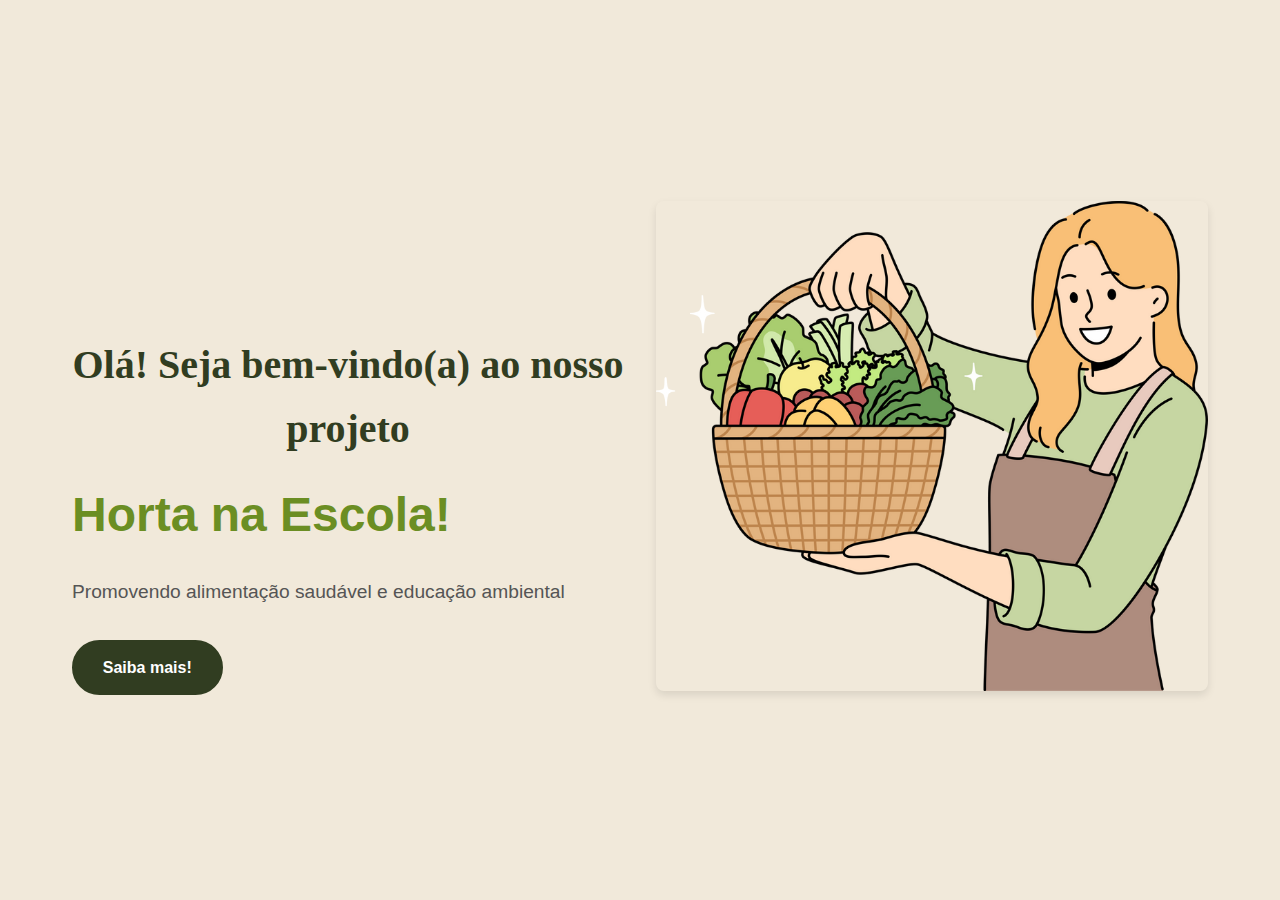
<file: index.html>
<!DOCTYPE html>
<html lang="pt-br">
<head>
    <meta charset="UTF-8">
    <meta name="viewport" content="width=device-width, initial-scale=1.0">
    <meta name="description" content="Projeto Horta na Escola - Promovendo alimentação saudável e educação ambiental">
    <meta name="keywords" content="horta, escola, sustentabilidade, educação ambiental">
    <meta name="author" content="Gabriel da Silva Crispim, João Pedro Lima Muniz, Maria Clara da Silva Jacinto, Rafael D'Angelo Gradilone Pontes e Wenvel Kaique Campos Gomes">
    <link rel="stylesheet" href="style.css">
    <link rel="icon" href="img/favicon.ico" type="image/x-icon">
    <title>Horta na Escola | Página Inicial</title>
</head>
<body>
    <div class="hero-container">
        <div class="hero-content"> 
            <h1>Olá! Seja bem-vindo(a) ao nosso projeto</h1>
            <h2>Horta na Escola!</h2>
            <p>Promovendo alimentação saudável e educação ambiental</p>
            <a href="home.html" class="cta-button">Saiba mais!</a>
        </div>
        <div class="hero-image">
            <img src="img/mulher com cesta.png" alt="Ilustração de mulher colhendo vegetais na horta">
        </div>
    </div>
</body>
</html>
</file>
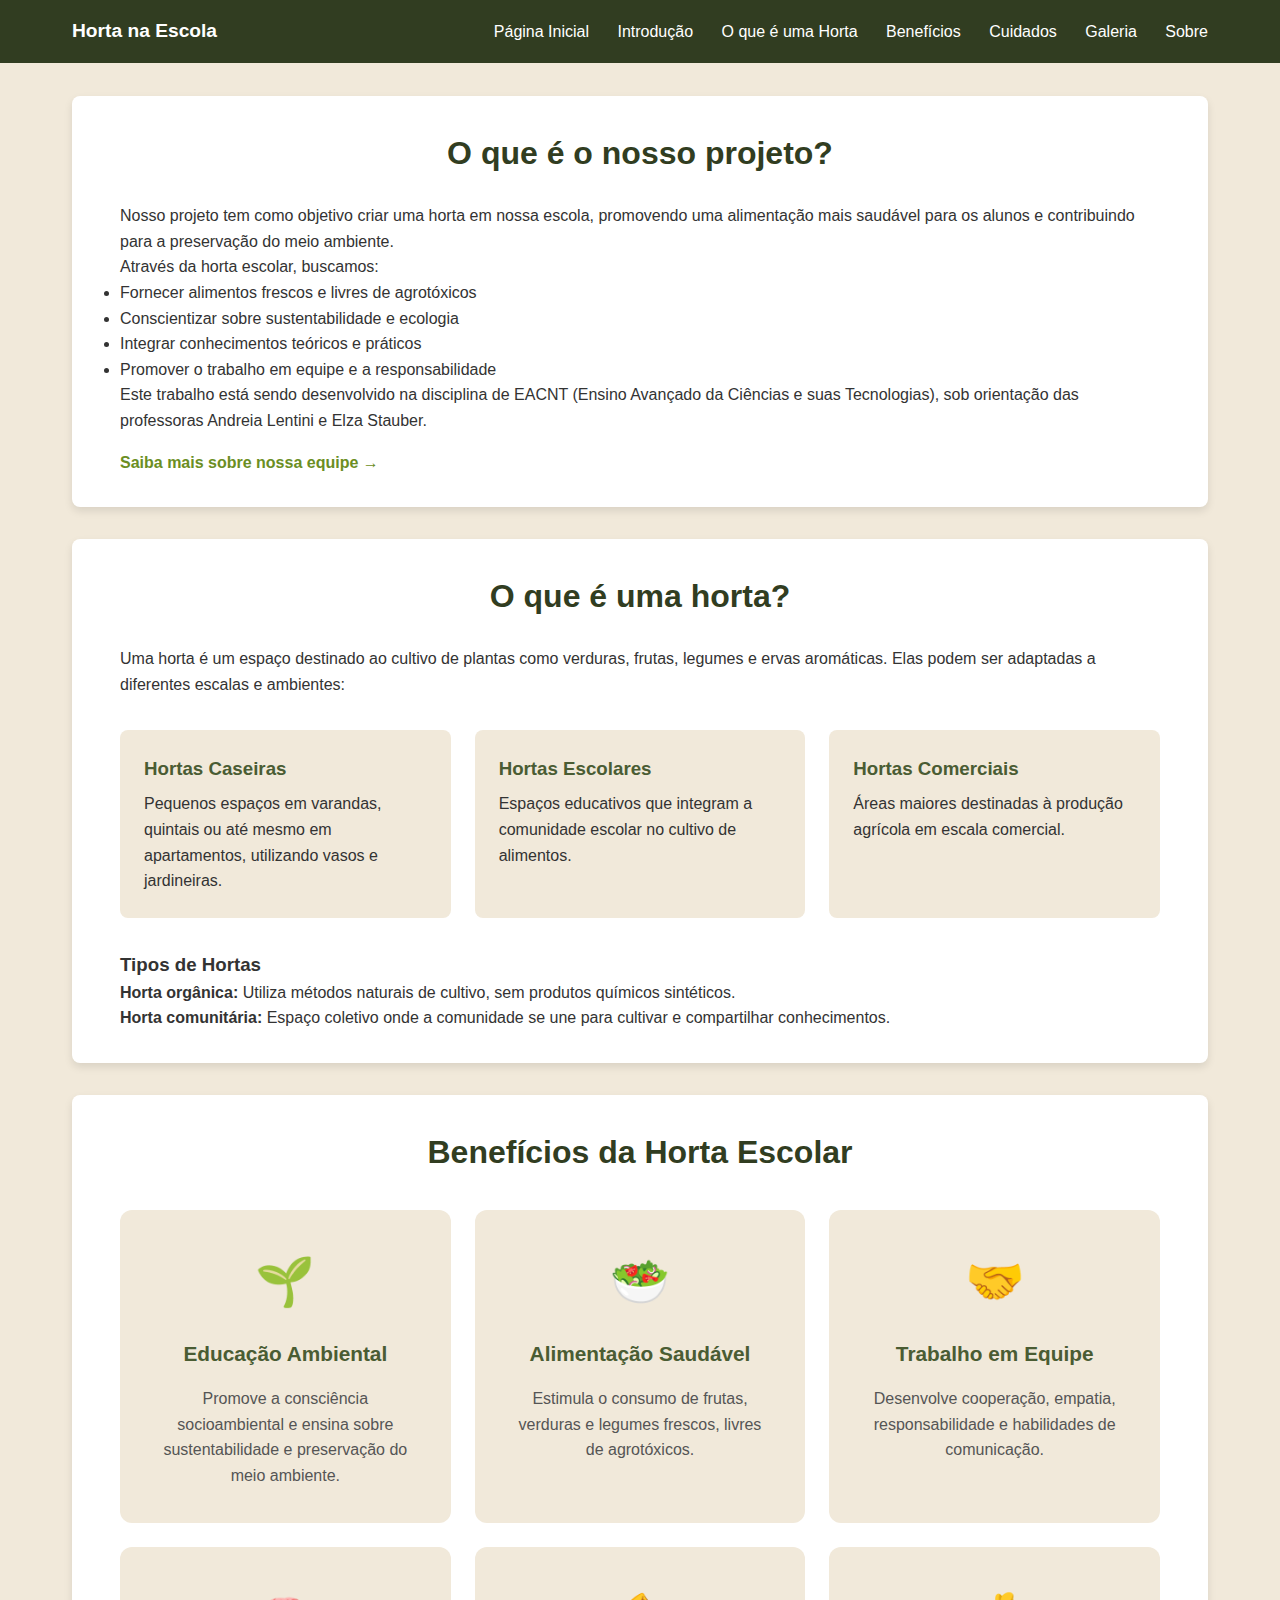
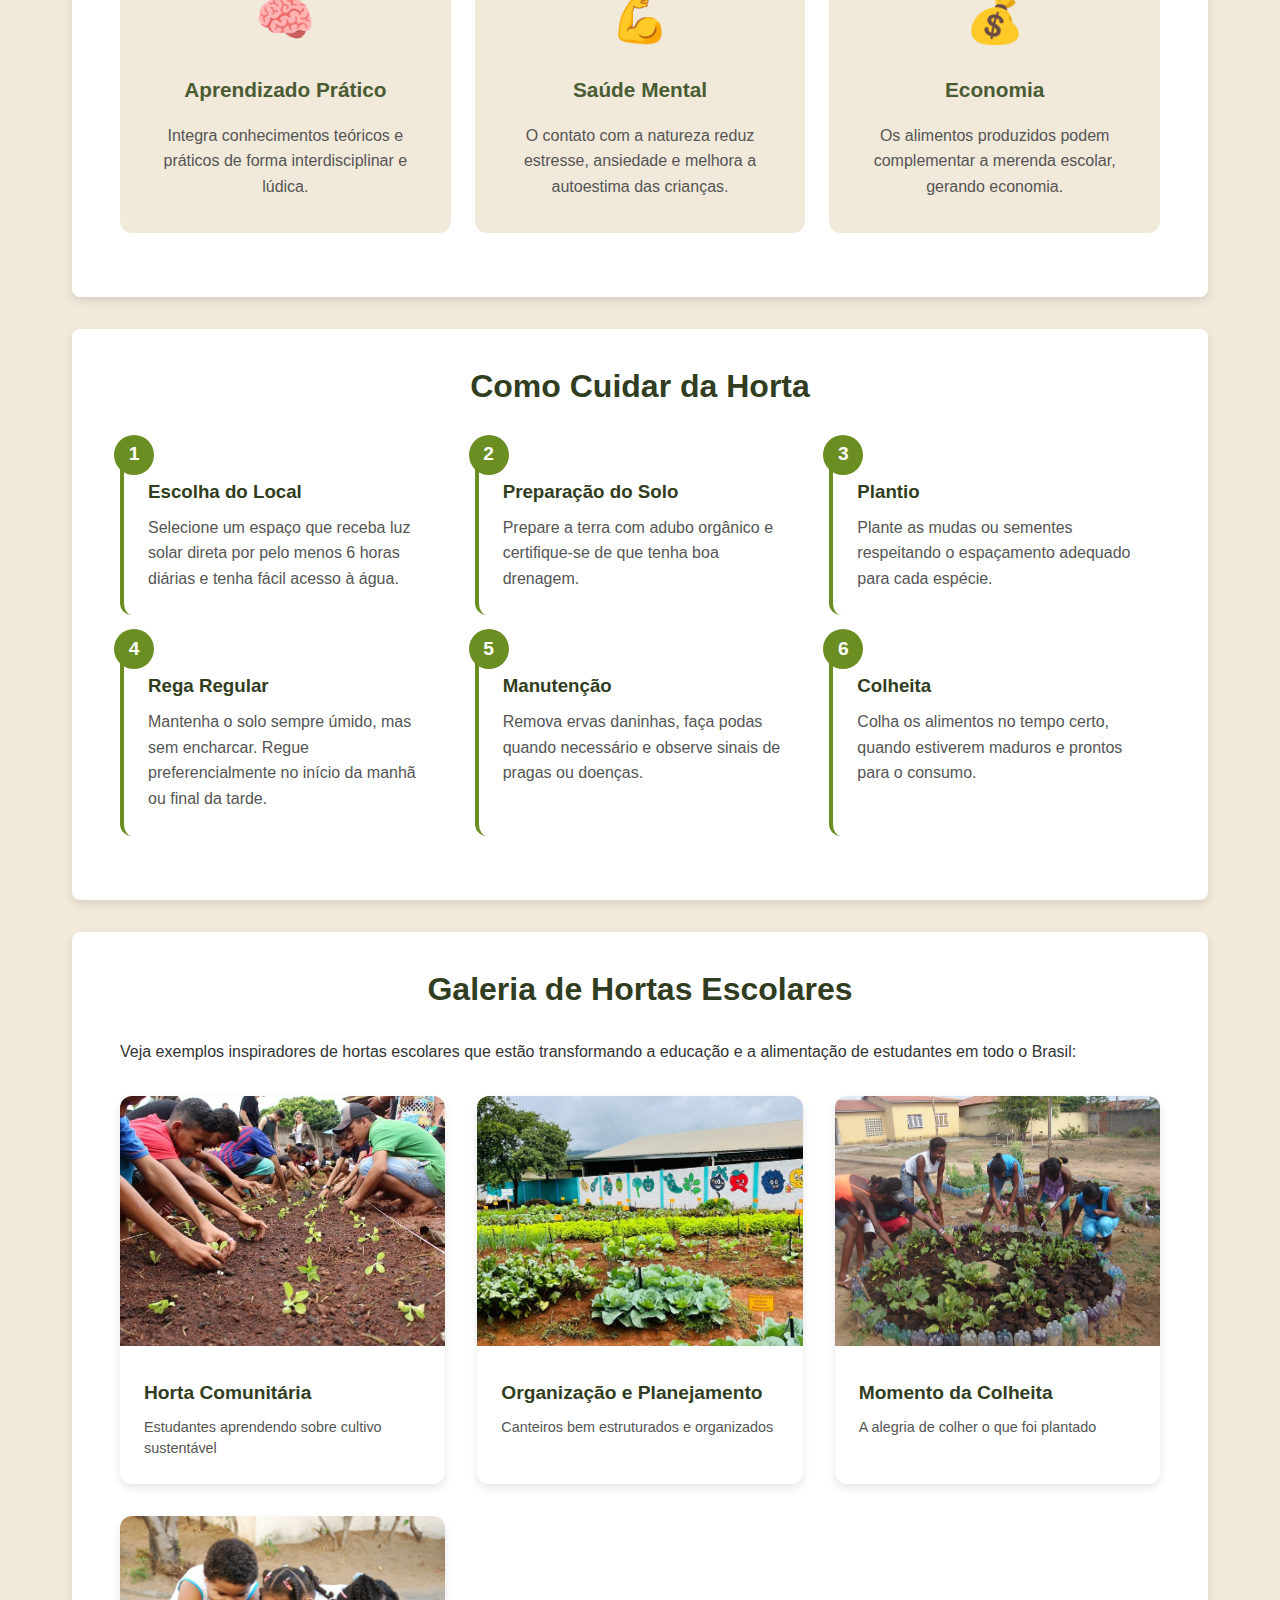
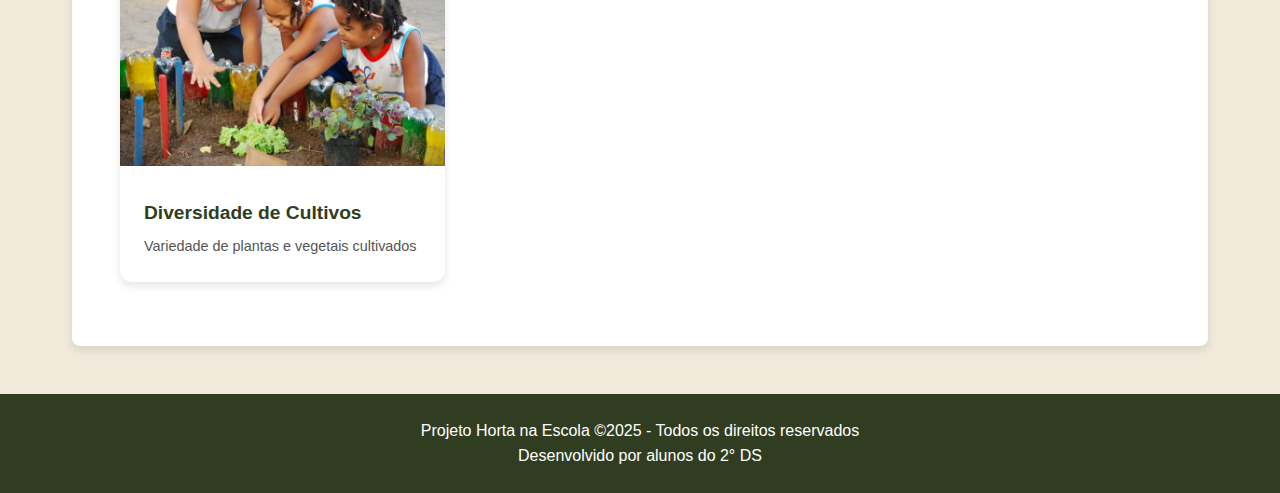
<file: home.html>
<!DOCTYPE html>
<html lang="pt-br">
<head>
    <meta charset="UTF-8">
    <meta name="viewport" content="width=device-width, initial-scale=1.0">
    <meta name="description" content="Conheça nosso projeto Horta na Escola e seus benefícios para alunos e meio ambiente">
    <meta name="author" content="Equipe Horta na Escola">
    <link rel="stylesheet" href="style.css">
    <link rel="icon" href="img/favicon.ico" type="image/x-icon">
    <title>Horta na Escola | Conheça o Projeto</title>
</head>
<body>
    <header class="main-header">
        <nav class="main-nav">
            <a href="index.html" class="nav-logo">Horta na Escola</a>
            <div class="nav-links">
                <a href="index.html">Página Inicial</a>
                <a href="#introducao">Introdução</a>
                <a href="#horta">O que é uma Horta</a>
                <a href="#beneficios">Benefícios</a>
                <a href="#cuidados">Cuidados</a>
                <a href="#galeria">Galeria</a>
                <a href="sobre.html">Sobre</a>
            </div>
        </nav>
    </header>

    <main class="container">
        <section id="introducao" class="content-section">
            <h2>O que é o nosso projeto?</h2>
            <div class="section-content">
                <p>Nosso projeto tem como objetivo criar uma horta em nossa escola, promovendo uma alimentação mais saudável para os alunos e contribuindo para a preservação do meio ambiente.</p>
                <p>Através da horta escolar, buscamos:</p>
                <ul>
                    <li>Fornecer alimentos frescos e livres de agrotóxicos</li>
                    <li>Conscientizar sobre sustentabilidade e ecologia</li>
                    <li>Integrar conhecimentos teóricos e práticos</li>
                    <li>Promover o trabalho em equipe e a responsabilidade</li>
                </ul>
                <p>Este trabalho está sendo desenvolvido na disciplina de EACNT (Ensino Avançado da Ciências e suas Tecnologias), sob orientação das professoras Andreia Lentini e Elza Stauber.</p>
                <a href="sobre.html" class="text-link">Saiba mais sobre nossa equipe →</a>
            </div>
        </section>

        <section id="horta" class="content-section">
            <h2>O que é uma horta?</h2>
            <div class="section-content">
                <p>Uma horta é um espaço destinado ao cultivo de plantas como verduras, frutas, legumes e ervas aromáticas. Elas podem ser adaptadas a diferentes escalas e ambientes:</p>
                
                <div class="features-grid">
                    <div class="feature-card">
                        <h3>Hortas Caseiras</h3>
                        <p>Pequenos espaços em varandas, quintais ou até mesmo em apartamentos, utilizando vasos e jardineiras.</p>
                    </div>
                    <div class="feature-card">
                        <h3>Hortas Escolares</h3>
                        <p>Espaços educativos que integram a comunidade escolar no cultivo de alimentos.</p>
                    </div>
                    <div class="feature-card">
                        <h3>Hortas Comerciais</h3>
                        <p>Áreas maiores destinadas à produção agrícola em escala comercial.</p>
                    </div>
                </div>

                <h3>Tipos de Hortas</h3>
                <p><strong>Horta orgânica:</strong> Utiliza métodos naturais de cultivo, sem produtos químicos sintéticos.</p>
                <p><strong>Horta comunitária:</strong> Espaço coletivo onde a comunidade se une para cultivar e compartilhar conhecimentos.</p>
            </div>
        </section>

        <section id="beneficios" class="content-section">
            <h2>Benefícios da Horta Escolar</h2>
            <div class="section-content">
                <div class="benefits-grid">
                    <div class="benefit-card">
                        <div class="benefit-icon">🌱</div>
                        <h3>Educação Ambiental</h3>
                        <p>Promove a consciência socioambiental e ensina sobre sustentabilidade e preservação do meio ambiente.</p>
                    </div>
                    <div class="benefit-card">
                        <div class="benefit-icon">🥗</div>
                        <h3>Alimentação Saudável</h3>
                        <p>Estimula o consumo de frutas, verduras e legumes frescos, livres de agrotóxicos.</p>
                    </div>
                    <div class="benefit-card">
                        <div class="benefit-icon">🤝</div>
                        <h3>Trabalho em Equipe</h3>
                        <p>Desenvolve cooperação, empatia, responsabilidade e habilidades de comunicação.</p>
                    </div>
                    <div class="benefit-card">
                        <div class="benefit-icon">🧠</div>
                        <h3>Aprendizado Prático</h3>
                        <p>Integra conhecimentos teóricos e práticos de forma interdisciplinar e lúdica.</p>
                    </div>
                    <div class="benefit-card">
                        <div class="benefit-icon">💪</div>
                        <h3>Saúde Mental</h3>
                        <p>O contato com a natureza reduz estresse, ansiedade e melhora a autoestima das crianças.</p>
                    </div>
                    <div class="benefit-card">
                        <div class="benefit-icon">💰</div>
                        <h3>Economia</h3>
                        <p>Os alimentos produzidos podem complementar a merenda escolar, gerando economia.</p>
                    </div>
                </div>
            </div>
        </section>

        <section id="cuidados" class="content-section">
            <h2>Como Cuidar da Horta</h2>
            <div class="section-content">
                <div class="care-steps">
                    <div class="step-card">
                        <div class="step-number">1</div>
                        <h3>Escolha do Local</h3>
                        <p>Selecione um espaço que receba luz solar direta por pelo menos 6 horas diárias e tenha fácil acesso à água.</p>
                    </div>
                    <div class="step-card">
                        <div class="step-number">2</div>
                        <h3>Preparação do Solo</h3>
                        <p>Prepare a terra com adubo orgânico e certifique-se de que tenha boa drenagem.</p>
                    </div>
                    <div class="step-card">
                        <div class="step-number">3</div>
                        <h3>Plantio</h3>
                        <p>Plante as mudas ou sementes respeitando o espaçamento adequado para cada espécie.</p>
                    </div>
                    <div class="step-card">
                        <div class="step-number">4</div>
                        <h3>Rega Regular</h3>
                        <p>Mantenha o solo sempre úmido, mas sem encharcar. Regue preferencialmente no início da manhã ou final da tarde.</p>
                    </div>
                    <div class="step-card">
                        <div class="step-number">5</div>
                        <h3>Manutenção</h3>
                        <p>Remova ervas daninhas, faça podas quando necessário e observe sinais de pragas ou doenças.</p>
                    </div>
                    <div class="step-card">
                        <div class="step-number">6</div>
                        <h3>Colheita</h3>
                        <p>Colha os alimentos no tempo certo, quando estiverem maduros e prontos para o consumo.</p>
                    </div>
                </div>
            </div>
        </section>

        <section id="galeria" class="content-section">
            <h2>Galeria de Hortas Escolares</h2>
            <div class="section-content">
                <p>Veja exemplos inspiradores de hortas escolares que estão transformando a educação e a alimentação de estudantes em todo o Brasil:</p>
                <div class="gallery-grid">
                    <div class="gallery-item">
                        <img src="img/horta-escolar-1.jpg" alt="Crianças trabalhando em horta escolar">
                        <div class="gallery-caption">
                            <h4>Horta Comunitária</h4>
                            <p>Estudantes aprendendo sobre cultivo sustentável</p>
                        </div>
                    </div>
                    <div class="gallery-item">
                        <img src="img/horta-escolar-2.jpg" alt="Horta escolar bem organizada">
                        <div class="gallery-caption">
                            <h4>Organização e Planejamento</h4>
                            <p>Canteiros bem estruturados e organizados</p>
                        </div>
                    </div>
                    <div class="gallery-item">
                        <img src="img/horta-escolar-3.jpg" alt="Alunos colhendo vegetais">
                        <div class="gallery-caption">
                            <h4>Momento da Colheita</h4>
                            <p>A alegria de colher o que foi plantado</p>
                        </div>
                    </div>
                    <div class="gallery-item">
                        <img src="img/horta-escolar-4.jpg" alt="Horta escolar diversificada">
                        <div class="gallery-caption">
                            <h4>Diversidade de Cultivos</h4>
                            <p>Variedade de plantas e vegetais cultivados</p>
                        </div>
                    </div>
                </div>
            </div>
        </section>


    </main>

    <footer class="main-footer">
        <p>Projeto Horta na Escola ©2025 - Todos os direitos reservados</p>
        <p>Desenvolvido por alunos do 2° DS</p>
    </footer>
</body>
</html>
</file>
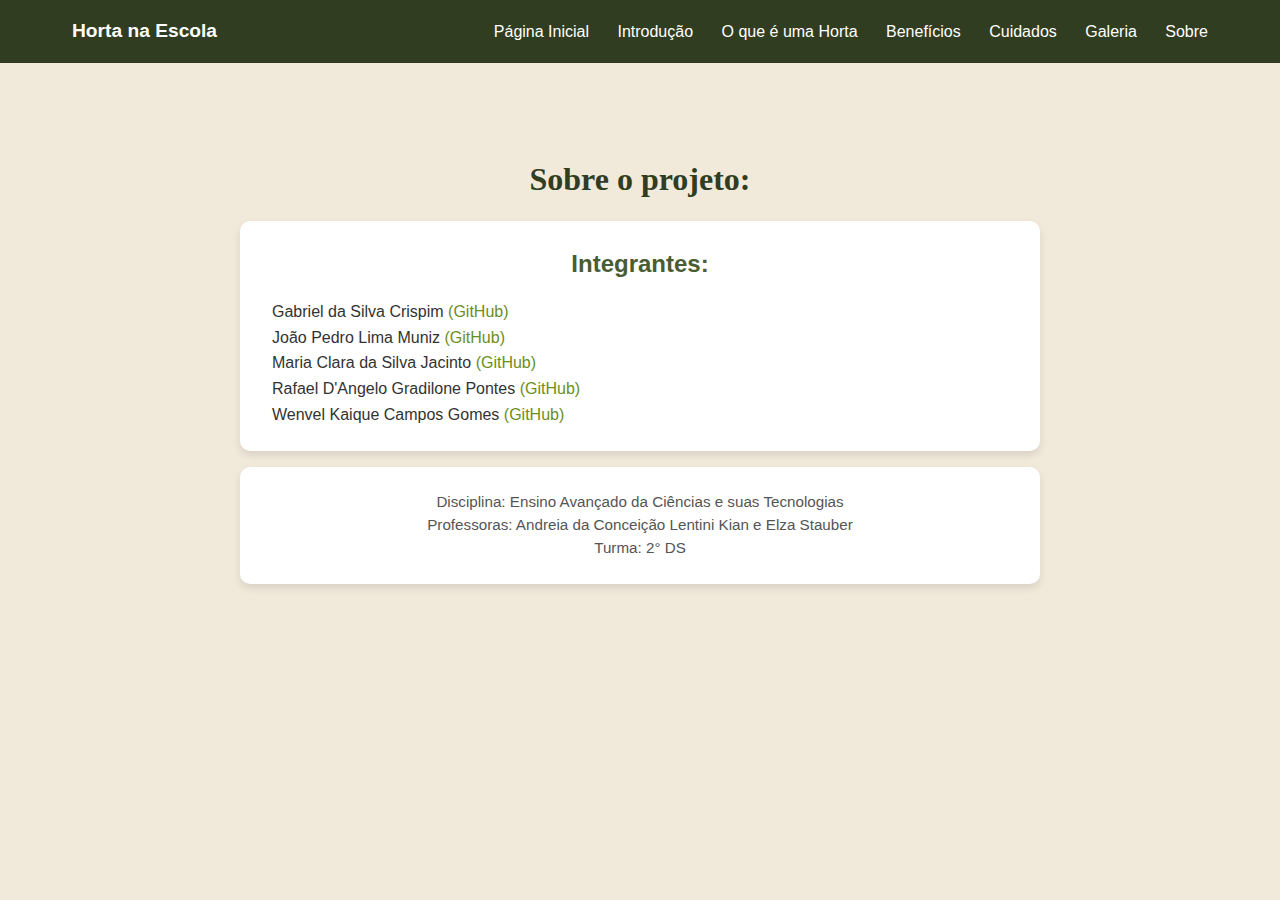
<file: sobre.html>
<!DOCTYPE html>
<html lang="pt-br">
<head>
    <meta charset="UTF-8">
    <meta name="viewport" content="width=device-width, initial-scale=1.0">
    <meta name="author" content="Gabriel da Silva Crispim, João Pedro Lima Muniz, Maria Clara da Silva Jacinto, Rafael D'Angelo Gradilone Pontes e Wenvel Kaique Campos Gomes">
    <link rel="stylesheet" href="style.css">  
    <title>Sobre o Projeto</title>
</head>
<body>

    <  <header class="main-header">
        <nav class="main-nav">
            <a href="index.html" class="nav-logo">Horta na Escola</a>
            <div class="nav-links">
                <a href="index.html">Página Inicial</a>
                <a href="#introducao">Introdução</a>
                <a href="#horta">O que é uma Horta</a>
                <a href="#beneficios">Benefícios</a>
                <a href="#cuidados">Cuidados</a>
                <a href="#galeria">Galeria</a>
                <a href="sobre.html">Sobre</a>
            </div>
        </nav>
    </header>
<main class="container"></main>
      <h1>Sobre o projeto:</h1>
    <div class="integrantes"> 
      <h2> Integrantes:</h2>
        <ul>
            <li>Gabriel da Silva Crispim <a href="https://github.com/HarderThanStone"> (GitHub) </a></li>  
            <li>João Pedro Lima Muniz <a href="https://github.com/RagnarokTheEnd178">(GitHub)</a></li>
            <li>Maria Clara da Silva Jacinto <a href="https://github.com/Gauwks"> (GitHub)</a></li>
            <li>Rafael D'Angelo Gradilone Pontes <a href="https://github.com/Rafael-Dangelo"> (GitHub)</a></li> 
            <li>Wenvel Kaique Campos Gomes <a href="https://github.com/Animes-web"> (GitHub)</a></li>
        </ul>
    </div>
    <div class="disciplina">
     Disciplina: Ensino Avançado da Ciências e suas Tecnologias <br>
     Professoras: Andreia  da Conceição Lentini Kian e Elza Stauber <br>
     Turma: 2° DS  
    </div>
</main> 
</body>
</html>
</file>
<file: style.css>
:root {
    --primary-color: #313d21;
    --secondary-color: #4a5c33;
    --accent-color: #6b8e23;
    --light-color: #f1e9da;
    --white: #ffffff;
    --text-color: #333333;
    --text-light: #555555;
    --font-main: 'Segoe UI', Tahoma, Geneva, Verdana, sans-serif;
    --font-heading: 'Georgia', serif;
    --shadow: 0 4px 8px rgba(0, 0, 0, 0.1);
    --transition: all 0.3s ease-in-out;
}

* {
    margin: 0;
    padding: 0;
    box-sizing: border-box;
}

body {
    font-family: var(--font-main);
    background-color: var(--light-color);
    color: var(--text-color);
    line-height: 1.6;
}

.main-header {
    width: 100%;
    background-color: var(--primary-color);
    position: fixed;
    top: 0;
    z-index: 1000;
}

.main-nav {
    display: flex;
    justify-content: space-between;
    align-items: center;
    padding: 1rem 2rem;
    max-width: 1200px;
    margin: 0 auto;
}

.nav-logo {
    color: var(--white);
    font-weight: bold;
    font-size: 1.2rem;
    text-decoration: none;
}

.nav-links a {
    color: var(--white);
    text-decoration: none;
    margin-left: 1.5rem;
    transition: var(--transition);
    padding: 0.5rem 0;
    position: relative;
}

.nav-links a:hover {
    color: var(--accent-color);
}

.nav-links a::after {
    content: '';
    position: absolute;
    width: 0;
    height: 2px;
    bottom: 0;
    left: 0;
    background-color: var(--accent-color);
    transition: var(--transition);
}

.nav-links a:hover::after {
    width: 100%;
}


h1 {
    text-align: center;
    color: var(--primary-color);
    margin-top: 8rem;
    margin-bottom: 1rem;
    font-family: var(--font-heading);
}

.integrantes,
.disciplina {
    background-color: var(--white);
    border-radius: 10px;
    box-shadow: var(--shadow);
    padding: 1.5rem 2rem;
    max-width: 800px;
    margin: 1rem auto;
}

.integrantes h2 {
    color: var(--secondary-color);
    margin-bottom: 1rem;
    text-align: center;
}

.integrantes ul {
    list-style: none;
    line-height: 1.6;
}

.integrantes li a {
    color: var(--accent-color);
    text-decoration: none;
    transition: var(--transition);
}

.integrantes li a:hover {
    text-decoration: underline;
}

.disciplina {
    color: var(--text-light);
    text-align: center;
    font-size: 0.95rem;
    line-height: 1.5;
}


.hero-container {
    display: flex;
    align-items: center;
    justify-content: space-between;
    min-height: 100vh;
    padding: 0 2rem;
    max-width: 1200px;
    margin: 0 auto;
}

.hero-content {
    flex: 1;
    padding-right: 2rem;
}

.hero-content h1 {
    font-size: 2.5rem;
    margin-bottom: 1rem;
    color: var(--primary-color);
}

.hero-content h2 {
    font-size: 3rem;
    color: var(--accent-color);
    margin-bottom: 1.5rem;
}

.hero-content p {
    font-size: 1.2rem;
    color: var(--text-light);
    margin-bottom: 2rem;
}

.hero-image {
    flex: 1;
    text-align: center;
}

.hero-image img {
    max-width: 100%;
    height: auto;
    border-radius: 8px;
    box-shadow: var(--shadow);
}


.container {
    max-width: 1200px;
    margin: 6rem auto 2rem;
    padding: 0 2rem;
}

.content-section {
    background-color: var(--white);
    border-radius: 8px;
    box-shadow: var(--shadow);
    padding: 2rem;
    margin-bottom: 2rem;
}

.content-section h2 {
    color: var(--primary-color);
    margin-bottom: 1.5rem;
    text-align: center;
    font-size: 2rem;
}

.section-content {
    padding: 0 1rem;
}


.cta-button {
    display: inline-block;
    background-color: var(--primary-color);
    color: var(--white);
    padding: 0.8rem 1.8rem;
    border-radius: 40px;
    text-decoration: none;
    font-weight: bold;
    transition: var(--transition);
    border: 2px solid var(--primary-color);
}

.cta-button:hover {
    background-color: transparent;
    color: var(--primary-color);
    transform: scale(1.05);
}

.text-link {
    color: var(--accent-color);
    text-decoration: none;
    font-weight: bold;
    display: inline-block;
    margin-top: 1rem;
    transition: var(--transition);
}

.text-link:hover {
    text-decoration: underline;
    transform: translateX(5px);
}


.features-grid {
    display: grid;
    grid-template-columns: repeat(auto-fit, minmax(250px, 1fr));
    gap: 1.5rem;
    margin: 2rem 0;
}

.feature-card {
    background-color: var(--light-color);
    padding: 1.5rem;
    border-radius: 8px;
    transition: var(--transition);
}

.feature-card:hover {
    transform: translateY(-5px);
    box-shadow: 0 10px 20px rgba(0, 0, 0, 0.1);
}

.feature-card h3 {
    color: var(--secondary-color);
    margin-bottom: 0.5rem;
}


.main-footer {
    background-color: var(--primary-color);
    color: var(--white);
    text-align: center;
    padding: 1.5rem;
    margin-top: 3rem;
}


@media (max-width: 768px) {
    .hero-container {
        flex-direction: column;
        padding-top: 5rem;
    }
    
    .hero-content {
        padding-right: 0;
        margin-bottom: 2rem;
        text-align: center;
    }
    
    .main-nav {
        flex-direction: column;
        padding: 1rem;
    }
    
    .nav-links {
        margin-top: 1rem;
    }
    
    .nav-links a {
        margin: 0 0.5rem;
    }
}


.benefits-grid {
    display: grid;
    grid-template-columns: repeat(auto-fit, minmax(300px, 1fr));
    gap: 1.5rem;
    margin: 2rem 0;
}

.benefit-card {
    background-color: var(--light-color);
    padding: 2rem;
    border-radius: 12px;
    text-align: center;
    transition: var(--transition);
    border: 2px solid transparent;
}

.benefit-card:hover {
    transform: translateY(-8px);
    box-shadow: 0 15px 30px rgba(0, 0, 0, 0.15);
    border-color: var(--accent-color);
}

.benefit-icon {
    font-size: 3rem;
    margin-bottom: 1rem;
    display: block;
}

.benefit-card h3 {
    color: var(--secondary-color);
    margin-bottom: 1rem;
    font-size: 1.3rem;
}

.benefit-card p {
    color: var(--text-light);
    line-height: 1.6;
}


.care-steps {
    display: grid;
    grid-template-columns: repeat(auto-fit, minmax(280px, 1fr));
    gap: 1.5rem;
    margin: 2rem 0;
}

.step-card {
    background-color: var(--white);
    padding: 1.5rem;
    border-radius: 12px;
    border-left: 4px solid var(--accent-color);
    transition: var(--transition);
    position: relative;
}

.step-card:hover {
    transform: translateX(5px);
    box-shadow: var(--shadow);
}

.step-number {
    position: absolute;
    top: -10px;
    left: -10px;
    background-color: var(--accent-color);
    color: var(--white);
    width: 40px;
    height: 40px;
    border-radius: 50%;
    display: flex;
    align-items: center;
    justify-content: center;
    font-weight: bold;
    font-size: 1.2rem;
}

.step-card h3 {
    color: var(--primary-color);
    margin-bottom: 0.5rem;
    margin-top: 0.5rem;
}

.step-card p {
    color: var(--text-light);
    line-height: 1.6;
}


.gallery-grid {
    display: grid;
    grid-template-columns: repeat(auto-fit, minmax(300px, 1fr));
    gap: 2rem;
    margin: 2rem 0;
}

.gallery-item {
    background-color: var(--white);
    border-radius: 12px;
    overflow: hidden;
    box-shadow: var(--shadow);
    transition: var(--transition);
}

.gallery-item:hover {
    transform: translateY(-5px);
    box-shadow: 0 15px 30px rgba(0, 0, 0, 0.15);
}

.gallery-item img {
    width: 100%;
    height: 250px;
    object-fit: cover;
    transition: var(--transition);
}

.gallery-item:hover img {
    transform: scale(1.05);
}

.gallery-caption {
    padding: 1.5rem;
}

.gallery-caption h4 {
    color: var(--primary-color);
    margin-bottom: 0.5rem;
    font-size: 1.2rem;
}

.gallery-caption p {
    color: var(--text-light);
    font-size: 0.9rem;
    line-height: 1.5;
}


@media (max-width: 768px) {
    .benefits-grid {
        grid-template-columns: 1fr;
        gap: 1rem;
    }
    
    .benefit-card {
        padding: 1.5rem;
    }
    
    .benefit-icon {
        font-size: 2.5rem;
    }
    
    .care-steps {
        grid-template-columns: 1fr;
        gap: 1rem;
    }
    
    .gallery-grid {
        grid-template-columns: 1fr;
        gap: 1.5rem;
    }
    
    .gallery-item img {
        height: 200px;
    }
}

@media (max-width: 480px) {
    .container {
        padding: 0 1rem;
    }
    
    .content-section {
        padding: 1.5rem;
    }
    
    .benefit-card {
        padding: 1rem;
    }
    
    .step-card {
        padding: 1rem;
    }
    
    .gallery-caption {
        padding: 1rem;
    }
}


html {
    scroll-behavior: smooth;
}


@media (max-width: 768px) {
    .nav-links a {
        font-size: 0.9rem;
        margin: 0 0.3rem;
    }
}
</file>
